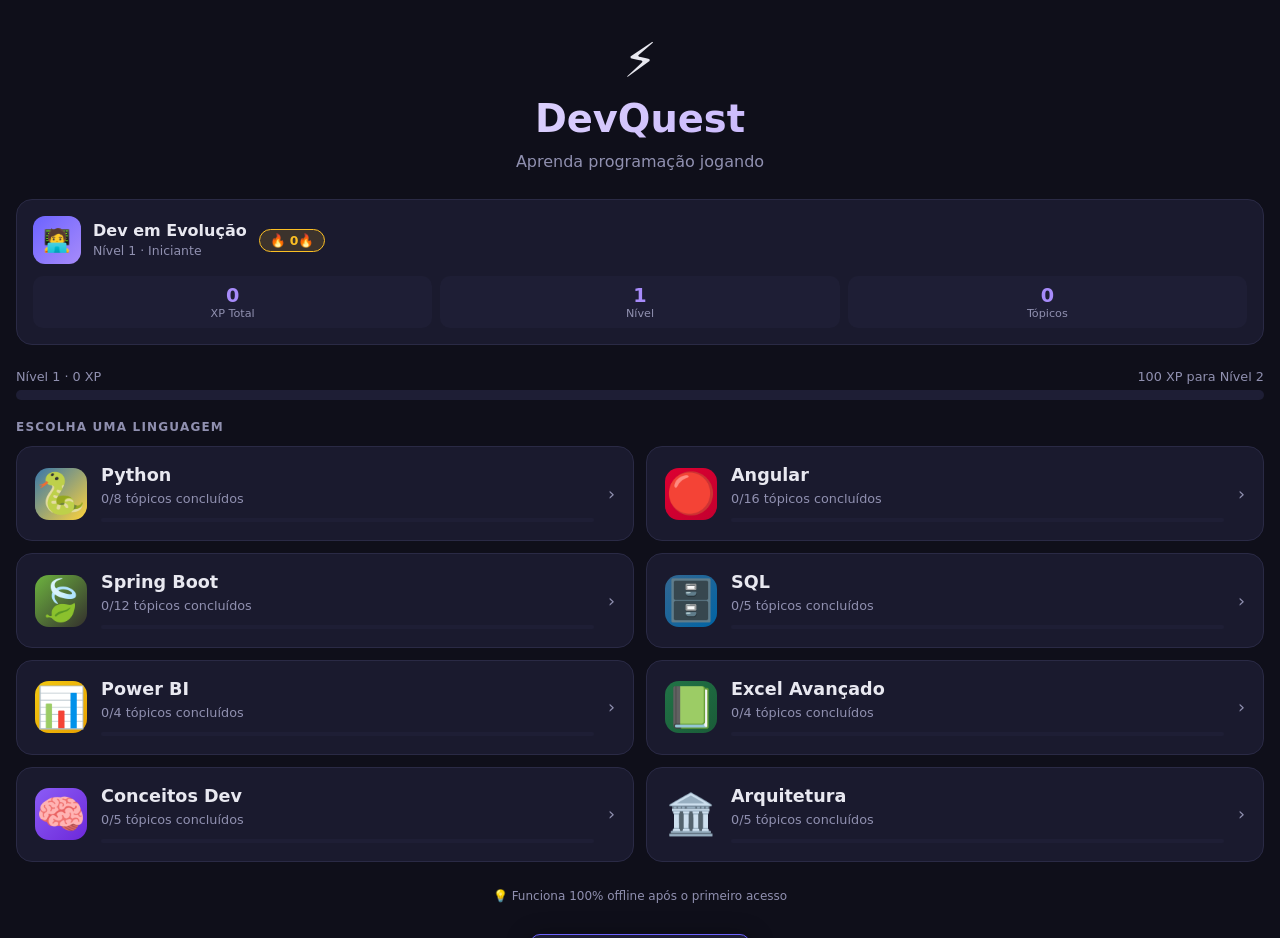
<file: index.html>
<!DOCTYPE html>
<html lang="pt-BR">
<head>
  <meta charset="UTF-8">
  <meta name="viewport" content="width=device-width, initial-scale=1, viewport-fit=cover">
  <meta name="theme-color" content="#6c63ff">
  <meta name="description" content="Aprenda Angular, Spring Boot e Python com quizzes interativos e exemplos práticos">
  <meta name="mobile-web-app-capable" content="yes">
  <meta name="apple-mobile-web-app-capable" content="yes">
  <meta name="apple-mobile-web-app-status-bar-style" content="black-translucent">
  <meta name="apple-mobile-web-app-title" content="DevQuest">
  <link rel="manifest" href="manifest.json">
  <title>DevQuest — Aprenda Programação</title>
  <link rel="stylesheet" href="style.css">
</head>
<body>

<!-- Offline badge -->
<div id="offline-badge" class="offline-badge">
  📴 Você está offline — conteúdo disponível localmente
</div>

<!-- Toast notification -->
<div id="toast" class="toast">
  <div class="toast-icon"></div>
  <div class="toast-text"></div>
  <div class="toast-sub"></div>
</div>

<div id="app">

  <!-- ══════════════════════════════════════
       HOME SCREEN
  ══════════════════════════════════════ -->
  <div id="screen-home" class="screen">

    <!-- Hero -->
    <div class="home-hero">
      <div class="home-logo">⚡</div>
      <h1>DevQuest</h1>
      <p>Aprenda programação jogando</p>
    </div>

    <!-- Install Banner -->
    <div id="install-banner" class="install-banner">
      <p>📲 <strong>Instale o app</strong> para usar offline no seu celular</p>
      <button class="btn-install" onclick="installApp()">Instalar</button>
      <button class="btn-dismiss" onclick="dismissInstall()">✕</button>
    </div>

    <!-- Player Card -->
    <div class="player-card">
      <div class="player-top">
        <div class="player-avatar">🧑‍💻</div>
        <div class="player-info">
          <h3>Dev em Evolução</h3>
          <small id="player-level">Nível 1 · Iniciante</small>
        </div>
        <div class="streak-badge">🔥 <span id="stat-streak">0</span></div>
      </div>
      <div class="player-stats">
        <div class="stat-box">
          <div class="val" id="stat-xp">0</div>
          <div class="lbl">XP Total</div>
        </div>
        <div class="stat-box">
          <div class="val" id="stat-level">1</div>
          <div class="lbl">Nível</div>
        </div>
        <div class="stat-box">
          <div class="val" id="stat-topics">0</div>
          <div class="lbl">Tópicos</div>
        </div>
      </div>
    </div>

    <!-- XP Bar -->
    <div class="xp-progress">
      <div class="xp-progress-label">
        <span id="xp-progress-label-left">Nível 1 · 0 XP</span>
        <span id="xp-progress-label-right">100 XP para Nível 2</span>
      </div>
      <div class="xp-progress-track">
        <div id="xp-progress-fill" class="xp-progress-fill" style="width:0%"></div>
      </div>
    </div>

    <!-- Language cards -->
    <div class="section-title">Escolha uma linguagem</div>
    <div id="lang-grid" class="lang-grid"></div>

    <!-- Footer tip -->
    <p style="text-align:center;color:var(--text2);font-size:.75rem;padding:0 16px 32px;">
      💡 Funciona 100% offline após o primeiro acesso
    </p>
  </div>

  <!-- ══════════════════════════════════════
       TOPICS SCREEN
  ══════════════════════════════════════ -->
  <div id="screen-topics" class="screen">
    <div class="header">
      <div class="header-inner">
        <button class="btn-back" onclick="renderHome()">‹</button>
        <div class="header-title">
          <span id="topics-lang-icon"></span> <span id="topics-lang-name"></span>
        </div>
        <div class="xp-bar-mini">
          <span id="mini-xp-text"></span>
          <div class="xp-track"><div id="mini-xp-fill" class="xp-fill" style="width:0%"></div></div>
        </div>
      </div>
    </div>
    <div id="topics-list" class="topics-list"></div>
  </div>

  <!-- ══════════════════════════════════════
       LESSON SCREEN
  ══════════════════════════════════════ -->
  <div id="screen-lesson" class="screen">
    <div class="header">
      <div class="header-inner">
        <button class="btn-back" onclick="showTopics(STATE.currentLang)">‹</button>
        <div class="header-title" id="lesson-title"></div>
        <span id="lesson-lang" style="font-size:.75rem;color:var(--text2);flex-shrink:0"></span>
      </div>
    </div>
    <div id="lesson-body" class="lesson-body container"></div>
  </div>

  <!-- ══════════════════════════════════════
       QUIZ SCREEN
  ══════════════════════════════════════ -->
  <div id="screen-quiz" class="screen">
    <div class="header">
      <div class="header-inner">
        <button class="btn-back" onclick="showLesson(STATE.currentLang, STATE.currentTopic)">‹</button>
        <div class="header-title" id="quiz-title">Quiz</div>
        <span id="quiz-score-text" style="font-size:.78rem;color:var(--green);flex-shrink:0;font-weight:600"></span>
      </div>
    </div>

    <div class="quiz-progress-wrap container">
      <div class="quiz-progress-info">
        <span id="question-num"></span>
        <span id="quiz-progress-text"></span>
      </div>
      <div class="quiz-track">
        <div id="quiz-fill" class="quiz-fill" style="width:0%"></div>
      </div>
    </div>

    <div class="quiz-body container">
      <div class="question-num" id="question-num"></div>
      <div class="question-text" id="question-text"></div>
      <div id="options-list" class="options-list"></div>
      <div id="feedback-box" class="feedback-box"></div>
      <button id="btn-next" class="btn-next" onclick="nextQuestion()">Próxima →</button>
    </div>
  </div>

  <!-- ══════════════════════════════════════
       RESULTS SCREEN
  ══════════════════════════════════════ -->
  <div id="screen-results" class="screen">
    <div class="header">
      <div class="header-inner">
        <div class="header-title">Resultado</div>
      </div>
    </div>

    <div class="results-body">
      <div id="results-trophy" class="results-trophy">🏆</div>
      <h2 id="results-title" class="results-title">Perfeito!</h2>
      <p id="results-score" class="results-score"></p>

      <div class="results-xp-gained">
        <div class="xp-num" id="results-xp-num">+0</div>
        <div class="xp-lbl">XP Ganho</div>
      </div>

      <div id="results-stars" class="results-stars"></div>

      <button class="btn-results primary" onclick="showTopics(STATE.currentLang)">
        Ver todos os tópicos
      </button>
      <button class="btn-results secondary" onclick="startQuiz()">
        🔄 Refazer quiz
      </button>
      <button class="btn-results secondary" onclick="renderHome()">
        🏠 Início
      </button>
    </div>
  </div>

</div><!-- #app -->

<!-- Data files base -->
<script src="data/python.js"></script>
<script src="data/angular.js"></script>
<script src="data/spring.js"></script>
<!-- Tópicos de mercado (devem vir depois dos base) -->
<script src="data/python-mercado.js"></script>
<script src="data/python-dados.js"></script>
<script src="data/python-fundamentos2.js"></script>
<script src="data/python-analise.js"></script>
<script src="data/python-pro.js"></script>
<script src="data/angular-mercado.js"></script>
<script src="data/spring-mercado.js"></script>
<!-- Full-stack tópicos avançados -->
<script src="data/angular-fullstack.js"></script>
<script src="data/angular-avancado.js"></script>
<script src="data/spring-fullstack.js"></script>
<script src="data/spring-avancado.js"></script>
<!-- Nível profissional Python -->
<script src="data/python-testes.js"></script>
<!-- Nova linguagem: Arquitetura -->
<script src="data/arquitetura.js"></script>
<!-- Novas linguagens/ferramentas -->
<script src="data/sql.js"></script>
<script src="data/powerbi.js"></script>
<script src="data/excel.js"></script>
<script src="data/git.js"></script>
<script src="data/conceitos.js"></script>
<!-- App logic -->
<script src="app.js"></script>

<script>
  // Update topics count on home
  document.addEventListener('DOMContentLoaded', () => {
    const orig = renderHome;
    renderHome = function() {
      orig();
      const total = Object.keys(STATE.completed).length;
      const el = document.getElementById('stat-topics');
      if (el) el.textContent = total;
    };
    renderHome();
  });
</script>
</body>
</html>
</file>
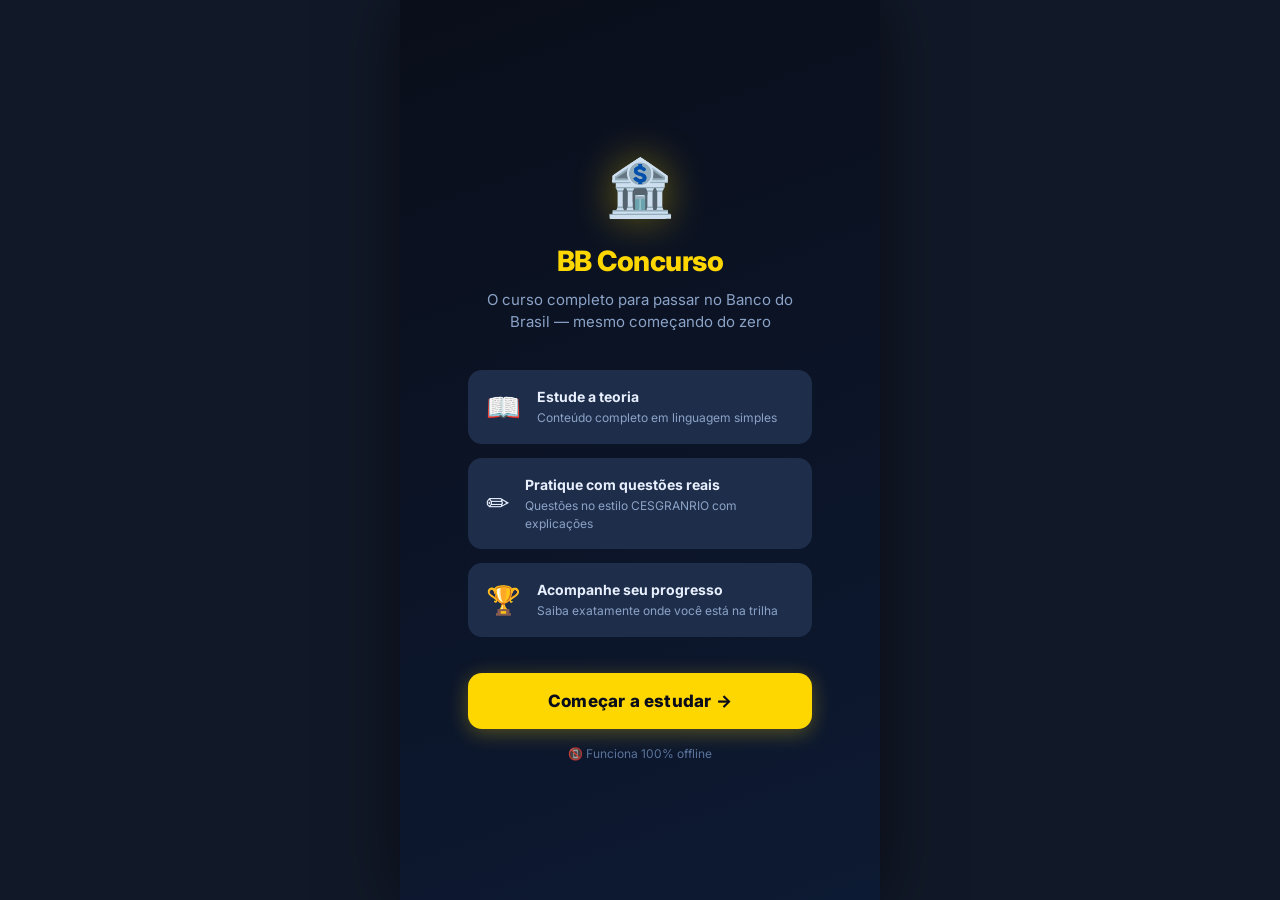
<file: concurso-bb/index.html>
<!DOCTYPE html>
<html lang="pt-BR">
<head>
  <meta charset="UTF-8" />
  <meta name="viewport" content="width=device-width, initial-scale=1.0, viewport-fit=cover" />
  <meta name="theme-color" content="#FFD700" />
  <meta name="description" content="Estude para o concurso do Banco do Brasil offline, com gamificação e quizzes." />
  <meta name="apple-mobile-web-app-capable" content="yes" />
  <meta name="apple-mobile-web-app-status-bar-style" content="black-translucent" />
  <meta name="apple-mobile-web-app-title" content="BB Concurso" />
  <title>BB Concurso</title>
  <link rel="manifest" href="manifest.json" />
  <link rel="icon" type="image/svg+xml" href="icons/icon.svg" />
  <link rel="preconnect" href="https://fonts.googleapis.com" />
  <link rel="preconnect" href="https://fonts.gstatic.com" crossorigin />
  <link href="https://fonts.googleapis.com/css2?family=Inter:wght@400;500;600;700;800&display=swap" rel="stylesheet" />
  <link rel="stylesheet" href="style.css?v=5" />
</head>
<body>

  <!-- Offline badge -->
  <div class="offline-badge" id="offlineBadge" aria-live="polite">
    <span class="offline-dot"></span>
    Modo Offline — Conteúdo disponível localmente
  </div>

  <!-- Toast notification -->
  <div class="toast" id="toast" role="status" aria-live="polite">
    <span class="toast-icon" id="toastIcon">🎉</span>
    <div class="toast-text">
      <div class="toast-msg" id="toastMsg"></div>
      <div class="toast-sub" id="toastSub"></div>
    </div>
  </div>

  <!-- ===== SCREEN: ONBOARDING ===== -->
  <section class="screen" id="screen-onboarding" role="region" aria-label="Boas-vindas">
    <div class="onboarding-body">
      <div class="ob-logo">🏦</div>
      <h1 class="ob-title">BB Concurso</h1>
      <p class="ob-sub">O curso completo para passar no Banco do Brasil — mesmo começando do zero</p>

      <div class="ob-steps">
        <div class="ob-step">
          <div class="ob-step-icon">📖</div>
          <div class="ob-step-info">
            <strong>Estude a teoria</strong>
            <span>Conteúdo completo em linguagem simples</span>
          </div>
        </div>
        <div class="ob-step">
          <div class="ob-step-icon">✏️</div>
          <div class="ob-step-info">
            <strong>Pratique com questões reais</strong>
            <span>Questões no estilo CESGRANRIO com explicações</span>
          </div>
        </div>
        <div class="ob-step">
          <div class="ob-step-icon">🏆</div>
          <div class="ob-step-info">
            <strong>Acompanhe seu progresso</strong>
            <span>Saiba exatamente onde você está na trilha</span>
          </div>
        </div>
      </div>

      <button class="btn-ob-start" onclick="finishOnboarding()">
        Começar a estudar →
      </button>
      <p class="ob-offline">📵 Funciona 100% offline</p>
    </div>
  </section>

  <!-- ===== SCREEN: HOME ===== -->
  <main class="screen active" id="screen-home" role="main">
    <div class="home-hero">
      <div class="hero-logo" aria-label="BB Concurso">🏦</div>
      <h1 class="hero-title">BB Concurso</h1>
      <p class="hero-sub">Sua preparação para o Banco do Brasil</p>
    </div>

    <div class="home-content" id="homeContent">
      <!-- Preenchido pelo JS -->
    </div>
  </main>

  <!-- ===== SCREEN: TOPICS ===== -->
  <section class="screen" id="screen-topics" role="region" aria-label="Tópicos">
    <header class="header" id="topicsHeader">
      <button class="btn-back" onclick="showScreen('home')" aria-label="Voltar para o início">
        <svg width="20" height="20" viewBox="0 0 24 24" fill="none" stroke="currentColor" stroke-width="2.5" stroke-linecap="round" stroke-linejoin="round"><polyline points="15 18 9 12 15 6"/></svg>
      </button>
      <div class="header-title" id="topicsTitle">Matéria</div>
      <div class="header-xp-mini">
        <span class="xp-mini-icon">⚡</span>
        <span id="headerXP">0</span>
      </div>
    </header>

    <div class="screen-body topics-body">
      <div class="subject-hero" id="topicsHero">
        <span class="subject-hero-icon" id="topicsHeroIcon">📚</span>
        <div class="subject-hero-info">
          <div class="subject-hero-name" id="topicsHeroName">Matéria</div>
          <div class="subject-hero-desc" id="topicsHeroDesc"></div>
        </div>
      </div>
      <div class="topics-list" id="topicsList" role="list">
        <!-- Rendered by JS -->
      </div>
    </div>
  </section>

  <!-- ===== SCREEN: LESSON ===== -->
  <section class="screen" id="screen-lesson" role="region" aria-label="Aula">
    <header class="header" id="lessonHeader">
      <button class="btn-back" id="lessonBackBtn" onclick="goBackFromLesson()" aria-label="Voltar para tópicos">
        <svg width="20" height="20" viewBox="0 0 24 24" fill="none" stroke="currentColor" stroke-width="2.5" stroke-linecap="round" stroke-linejoin="round"><polyline points="15 18 9 12 15 6"/></svg>
      </button>
      <div class="header-title" id="lessonTitle">Aula</div>
      <div class="header-xp-mini">
        <span class="xp-mini-icon">⚡</span>
        <span id="lessonHeaderXP">0</span>
      </div>
    </header>

    <div class="lesson-body screen-body" id="lessonBody">
      <!-- Rendered by JS -->
    </div>
  </section>

  <!-- ===== SCREEN: QUIZ ===== -->
  <section class="screen" id="screen-quiz" role="region" aria-label="Quiz">
    <header class="header quiz-header">
      <button class="btn-back" id="quizBackBtn" onclick="confirmLeaveQuiz()" aria-label="Sair do quiz">
        <svg width="20" height="20" viewBox="0 0 24 24" fill="none" stroke="currentColor" stroke-width="2.5" stroke-linecap="round" stroke-linejoin="round"><polyline points="15 18 9 12 15 6"/></svg>
      </button>
      <div class="header-title" id="quizTitle">Quiz</div>
      <div class="quiz-counter" id="quizCounter">1/5</div>
    </header>

    <div class="screen-body quiz-body">
      <div class="quiz-progress-wrap" role="progressbar" aria-label="Progresso do quiz" aria-valuemin="0" aria-valuemax="100" aria-valuenow="0">
        <div class="quiz-progress-bar" id="quizProgressBar"></div>
      </div>

      <div class="quiz-content">
        <p class="question-text" id="questionText">Pergunta...</p>

        <div class="options-list" id="optionsList" role="group" aria-label="Opções de resposta">
          <!-- Rendered by JS -->
        </div>

        <div class="feedback-box" id="feedbackBox" aria-live="polite">
          <div class="feedback-icon" id="feedbackIcon">✓</div>
          <div class="feedback-content">
            <div class="feedback-title" id="feedbackTitle">Correto!</div>
            <div class="feedback-explanation" id="feedbackExplanation"></div>
          </div>
        </div>

        <button class="btn-next" id="btnNext" onclick="nextQuestion()" aria-label="Próxima questão">
          Próxima questão →
        </button>
      </div>
    </div>
  </section>

  <!-- ===== SCREEN: RESULTS ===== -->
  <section class="screen" id="screen-results" role="region" aria-label="Resultado">
    <div class="results-body">
      <div class="results-trophy" id="resultsTrophy" aria-hidden="true">🏆</div>
      <h2 class="results-title" id="resultsTitle">Quiz Concluído!</h2>
      <div class="results-score-wrap">
        <div class="results-score" id="resultsScore">0/5</div>
        <div class="results-score-label">Respostas corretas</div>
      </div>
      <div class="results-stars" id="resultsStars" aria-label="Classificação">
        <!-- Stars rendered by JS -->
      </div>
      <div class="results-xp-gained" id="resultsXpGained">
        <span class="xp-gained-icon">⚡</span>
        <span id="resultsXpValue">+0 XP</span>
        <span class="xp-gained-label">ganhos</span>
      </div>

      <div class="results-actions">
        <button class="btn-primary" onclick="retryQuiz()" aria-label="Tentar novamente">
          🔄 Tentar Novamente
        </button>
        <button class="btn-secondary" onclick="backToTopics()" aria-label="Voltar à matéria">
          📚 Mais Tópicos
        </button>
        <button class="btn-outline" onclick="showScreen('home')" aria-label="Ir para o início">
          🏠 Início
        </button>
      </div>
    </div>
  </section>

  <!-- Scripts: data first, then app -->
  <script src="data/portugues.js"></script>
  <script src="data/matematica.js"></script>
  <script src="data/bancario.js"></script>
  <script src="data/informatica.js"></script>
  <script src="data/atualidades.js"></script>
  <script src="data/legislacao.js"></script>
  <script src="data/vendas.js"></script>
  <script src="data/videos.js"></script>
  <script src="app.js?v=5"></script>

  <script>
    if ('serviceWorker' in navigator) {
      navigator.serviceWorker.register('sw.js').then(reg => {
        console.log('SW registrado:', reg.scope);
      }).catch(err => {
        console.warn('SW falhou:', err);
      });
    }
  </script>
</body>
</html>
</file>
<file: style.css>
/* ============ RESET & BASE ============ */
*, *::before, *::after { box-sizing: border-box; margin: 0; padding: 0; }

:root {
  --bg: #0f0f1a;
  --bg2: #161628;
  --bg3: #1e1e35;
  --card: #1a1a2e;
  --border: #2a2a45;
  --text: #e8e8f0;
  --text2: #9090b0;
  --accent: #6c63ff;
  --accent2: #a78bfa;
  --green: #4ade80;
  --red: #f87171;
  --yellow: #fbbf24;
  --orange: #fb923c;
  --radius: 16px;
  --radius-sm: 10px;
  --shadow: 0 4px 24px rgba(0,0,0,.4);
  --font: 'Segoe UI', system-ui, -apple-system, sans-serif;
  --mono: 'Fira Code', 'Cascadia Code', 'Consolas', monospace;
}

html { font-size: 16px; scroll-behavior: smooth; }

body {
  font-family: var(--font);
  background: var(--bg);
  color: var(--text);
  min-height: 100vh;
  overflow-x: hidden;
  -webkit-tap-highlight-color: transparent;
}

/* ============ TYPOGRAPHY ============ */
h1, h2, h3, h4 { font-weight: 700; line-height: 1.2; }
p { line-height: 1.7; }
code {
  font-family: var(--mono);
  background: rgba(108,99,255,.15);
  color: var(--accent2);
  padding: 2px 6px;
  border-radius: 5px;
  font-size: .88em;
}
strong { color: #c4b5fd; }

/* ============ SCROLLBAR ============ */
::-webkit-scrollbar { width: 6px; }
::-webkit-scrollbar-track { background: var(--bg2); }
::-webkit-scrollbar-thumb { background: var(--border); border-radius: 3px; }

/* ============ LAYOUT ============ */
#app { min-height: 100vh; }

.screen {
  display: none;
  min-height: 100vh;
  padding-bottom: env(safe-area-inset-bottom, 20px);
}
.screen.active { display: flex; flex-direction: column; }

.container { width: 100%; max-width: 680px; margin: 0 auto; padding: 0 16px; }

/* ============ HEADER ============ */
.header {
  position: sticky;
  top: 0;
  z-index: 100;
  background: rgba(15,15,26,.92);
  backdrop-filter: blur(20px);
  -webkit-backdrop-filter: blur(20px);
  border-bottom: 1px solid var(--border);
  padding: 12px 16px;
}
.header-inner {
  max-width: 680px;
  margin: 0 auto;
  display: flex;
  align-items: center;
  gap: 12px;
}
.btn-back {
  background: var(--bg3);
  border: 1px solid var(--border);
  color: var(--text);
  width: 38px;
  height: 38px;
  border-radius: 10px;
  display: flex;
  align-items: center;
  justify-content: center;
  cursor: pointer;
  font-size: 1.1rem;
  flex-shrink: 0;
  transition: background .15s;
}
.btn-back:hover { background: var(--border); }
.header-title { font-size: 1.05rem; font-weight: 700; flex: 1; }

/* ============ XP BAR (header) ============ */
.xp-bar-mini {
  display: flex;
  align-items: center;
  gap: 8px;
  font-size: .8rem;
  color: var(--text2);
  flex-shrink: 0;
}
.xp-track {
  width: 60px;
  height: 6px;
  background: var(--bg3);
  border-radius: 3px;
  overflow: hidden;
}
.xp-fill {
  height: 100%;
  background: linear-gradient(90deg, var(--accent), var(--accent2));
  border-radius: 3px;
  transition: width .4s ease;
}

/* ============ HOME SCREEN ============ */
.home-hero {
  padding: 32px 16px 24px;
  text-align: center;
}
.home-logo { font-size: 3rem; margin-bottom: 8px; }
.home-hero h1 { font-size: 2rem; background: linear-gradient(135deg, #fff, var(--accent2)); -webkit-background-clip: text; -webkit-text-fill-color: transparent; background-clip: text; }
.home-hero p { color: var(--text2); margin-top: 6px; }

/* Player card */
.player-card {
  background: var(--card);
  border: 1px solid var(--border);
  border-radius: var(--radius);
  padding: 16px;
  margin: 0 16px 24px;
}
.player-top { display: flex; align-items: center; gap: 12px; margin-bottom: 12px; }
.player-avatar {
  width: 48px; height: 48px;
  border-radius: 12px;
  background: linear-gradient(135deg, var(--accent), var(--accent2));
  display: flex; align-items: center; justify-content: center;
  font-size: 1.4rem; flex-shrink: 0;
}
.player-info h3 { font-size: 1rem; }
.player-info small { color: var(--text2); font-size: .78rem; }
.player-stats { display: grid; grid-template-columns: repeat(3, 1fr); gap: 8px; }
.stat-box {
  background: var(--bg3);
  border-radius: 10px;
  padding: 8px;
  text-align: center;
}
.stat-box .val { font-size: 1.2rem; font-weight: 700; color: var(--accent2); }
.stat-box .lbl { font-size: .7rem; color: var(--text2); }

/* XP Progress */
.xp-progress { padding: 0 16px 20px; }
.xp-progress-label { display: flex; justify-content: space-between; font-size: .8rem; color: var(--text2); margin-bottom: 6px; }
.xp-progress-track { height: 10px; background: var(--bg3); border-radius: 5px; overflow: hidden; }
.xp-progress-fill { height: 100%; background: linear-gradient(90deg, var(--accent), var(--accent2)); border-radius: 5px; transition: width .5s ease; }

/* Language cards */
.section-title { font-size: .75rem; font-weight: 700; text-transform: uppercase; letter-spacing: .1em; color: var(--text2); padding: 0 16px; margin-bottom: 12px; }
.lang-grid { display: flex; flex-direction: column; gap: 12px; padding: 0 16px 24px; }
.lang-card {
  background: var(--card);
  border: 1px solid var(--border);
  border-radius: var(--radius);
  padding: 18px;
  cursor: pointer;
  transition: transform .18s, border-color .18s, box-shadow .18s;
  position: relative;
  overflow: hidden;
}
.lang-card::before {
  content: '';
  position: absolute;
  inset: 0;
  opacity: 0;
  transition: opacity .18s;
}
.lang-card:hover { transform: translateY(-2px); box-shadow: var(--shadow); }
.lang-card:hover::before { opacity: 1; }
.lang-card:active { transform: scale(.98); }

.lang-card-inner { display: flex; align-items: center; gap: 14px; position: relative; z-index: 1; }
.lang-icon { font-size: 2.2rem; width: 52px; height: 52px; border-radius: 14px; display: flex; align-items: center; justify-content: center; flex-shrink: 0; }
.lang-info { flex: 1; }
.lang-info h3 { font-size: 1.1rem; margin-bottom: 2px; }
.lang-info p { font-size: .8rem; color: var(--text2); }
.lang-progress-bar { height: 4px; background: var(--bg3); border-radius: 2px; margin-top: 8px; overflow: hidden; }
.lang-progress-fill { height: 100%; border-radius: 2px; transition: width .5s; }
.lang-arrow { color: var(--text2); font-size: 1.1rem; }

/* ============ TOPICS SCREEN ============ */
.topics-list { padding: 16px; display: flex; flex-direction: column; gap: 10px; }
.topic-item {
  background: var(--card);
  border: 1px solid var(--border);
  border-radius: var(--radius-sm);
  padding: 14px 16px;
  display: flex;
  align-items: center;
  gap: 12px;
  cursor: pointer;
  transition: transform .15s, border-color .15s;
}
.topic-item:hover { transform: translateX(4px); border-color: var(--accent); }
.topic-item:active { transform: scale(.98); }
.topic-icon { font-size: 1.4rem; width: 40px; height: 40px; border-radius: 10px; background: var(--bg3); display: flex; align-items: center; justify-content: center; flex-shrink: 0; }
.topic-info { flex: 1; }
.topic-info h4 { font-size: .95rem; margin-bottom: 2px; }
.topic-info small { font-size: .75rem; color: var(--text2); }
.topic-status { display: flex; flex-direction: column; align-items: flex-end; gap: 4px; }
.topic-xp { font-size: .75rem; color: var(--yellow); font-weight: 600; }
.topic-done { font-size: .75rem; color: var(--green); }
.topic-locked { font-size: .75rem; color: var(--text2); }

/* ============ LESSON SCREEN ============ */
.lesson-body { padding: 16px; flex: 1; overflow-y: auto; }

/* Barra de progresso lição → quiz */
.lesson-step-bar {
  display: flex;
  align-items: center;
  gap: 8px;
  margin-bottom: 20px;
  padding: 10px 14px;
  background: var(--card);
  border: 1px solid var(--border);
  border-radius: var(--radius);
  font-size: .82rem;
}
.lesson-step { color: var(--text2); font-weight: 500; }
.lesson-step.active { color: var(--accent); font-weight: 700; }
.lesson-step-arrow { color: var(--text2); opacity: .5; }

/* Rótulo de seção */
.lesson-section-label {
  font-size: .75rem;
  font-weight: 700;
  text-transform: uppercase;
  letter-spacing: .1em;
  color: var(--accent);
  margin: 20px 0 10px;
}

/* Teoria */
.lesson-theory {
  background: var(--card);
  border: 1px solid var(--border);
  border-left: 3px solid var(--accent);
  border-radius: var(--radius);
  padding: 18px;
  margin-bottom: 8px;
  line-height: 1.85;
  font-size: .9rem;
}
.lesson-theory strong { color: var(--accent); }

/* Blocos de exemplo */
.example-block {
  background: var(--card);
  border: 1px solid var(--border);
  border-radius: var(--radius);
  margin-bottom: 14px;
  overflow: hidden;
}
.example-header {
  display: flex;
  align-items: center;
  gap: 10px;
  padding: 12px 16px;
  border-bottom: 1px solid var(--border);
  background: var(--bg3);
}
.example-num {
  font-size: .7rem;
  font-weight: 700;
  text-transform: uppercase;
  letter-spacing: .08em;
  color: var(--accent);
  background: rgba(108,99,255,.15);
  padding: 2px 8px;
  border-radius: 4px;
  flex-shrink: 0;
}
.example-title {
  font-size: .88rem;
  font-weight: 600;
  color: var(--text1);
  line-height: 1.3;
}
.code-box {
  background: #0d0d1a;
  border-bottom: 1px solid var(--border);
  padding: 14px;
  overflow-x: auto;
  position: relative;
}
.code-label {
  font-size: .65rem;
  font-weight: 700;
  text-transform: uppercase;
  letter-spacing: .1em;
  color: #50fa7b;
  margin-bottom: 10px;
  opacity: .7;
}
.code-box pre {
  font-family: var(--mono);
  font-size: .78rem;
  line-height: 1.7;
  color: #c9d1d9;
  white-space: pre;
}
/* Syntax highlight colors */
.code-box .kw { color: #ff79c6; }
.code-box .fn { color: #50fa7b; }
.code-box .st { color: #f1fa8c; }
.code-box .cm { color: #6272a4; font-style: italic; }
.code-box .nb { color: #bd93f9; }
.copy-btn {
  position: absolute;
  top: 8px;
  right: 8px;
  background: var(--bg3);
  border: 1px solid var(--border);
  color: var(--text2);
  border-radius: 6px;
  padding: 4px 8px;
  font-size: .7rem;
  cursor: pointer;
  transition: all .15s;
}
.copy-btn:hover { background: var(--accent); color: #fff; border-color: var(--accent); }
.explanation-box {
  padding: 14px 16px;
  background: rgba(80,250,123,.06);
}
.explanation-label {
  font-size: .75rem;
  font-weight: 700;
  color: #50fa7b;
  margin-bottom: 6px;
  text-transform: uppercase;
  letter-spacing: .06em;
}
.explanation-text {
  font-size: .85rem;
  color: var(--text1);
  line-height: 1.7;
}

/* CTA do quiz */
.lesson-quiz-cta {
  margin-top: 24px;
  padding: 20px;
  background: var(--card);
  border: 1px solid var(--border);
  border-radius: var(--radius);
  text-align: center;
}
.lesson-quiz-cta p {
  font-size: .88rem;
  color: var(--text2);
  margin-bottom: 14px;
}

.btn-start-quiz {
  width: 100%;
  padding: 16px;
  background: linear-gradient(135deg, var(--accent), #8b5cf6);
  border: none;
  border-radius: var(--radius);
  color: #fff;
  font-size: 1rem;
  font-weight: 700;
  cursor: pointer;
  margin-top: 8px;
  transition: opacity .15s, transform .15s;
  letter-spacing: .03em;
}
.btn-start-quiz:hover { opacity: .9; transform: translateY(-1px); }
.btn-start-quiz:active { transform: scale(.98); }

/* ============ QUIZ SCREEN ============ */
.quiz-progress-wrap { padding: 12px 16px 0; }
.quiz-progress-info { display: flex; justify-content: space-between; align-items: center; margin-bottom: 6px; font-size: .8rem; color: var(--text2); }
.quiz-track { height: 6px; background: var(--bg3); border-radius: 3px; overflow: hidden; }
.quiz-fill { height: 100%; background: linear-gradient(90deg, var(--accent), var(--accent2)); border-radius: 3px; transition: width .35s ease; }

.quiz-body { padding: 16px; flex: 1; display: flex; flex-direction: column; }
.question-num { font-size: .75rem; color: var(--text2); text-transform: uppercase; letter-spacing: .08em; margin-bottom: 8px; }
.question-text {
  font-size: 1.05rem;
  font-weight: 600;
  line-height: 1.5;
  margin-bottom: 20px;
  min-height: 60px;
}

.options-list { display: flex; flex-direction: column; gap: 10px; margin-bottom: 16px; }
.option-btn {
  background: var(--card);
  border: 1.5px solid var(--border);
  border-radius: var(--radius-sm);
  padding: 14px 16px;
  color: var(--text);
  font-size: .9rem;
  text-align: left;
  cursor: pointer;
  transition: all .18s;
  display: flex;
  align-items: center;
  gap: 10px;
  line-height: 1.4;
}
.option-btn:hover:not(:disabled) { border-color: var(--accent); background: rgba(108,99,255,.1); }
.option-btn:active:not(:disabled) { transform: scale(.98); }
.option-btn.correct { border-color: var(--green); background: rgba(74,222,128,.12); color: var(--green); }
.option-btn.wrong { border-color: var(--red); background: rgba(248,113,113,.12); color: var(--red); }
.option-btn.reveal { border-color: var(--green); background: rgba(74,222,128,.08); }
.option-btn:disabled { cursor: default; }
.option-letter {
  width: 26px; height: 26px;
  border-radius: 7px;
  background: var(--bg3);
  display: flex; align-items: center; justify-content: center;
  font-size: .75rem;
  font-weight: 700;
  flex-shrink: 0;
  transition: all .18s;
}
.option-btn.correct .option-letter { background: var(--green); color: #0f0f1a; }
.option-btn.wrong .option-letter { background: var(--red); color: #0f0f1a; }

.feedback-box {
  background: var(--bg3);
  border-radius: var(--radius-sm);
  padding: 14px 16px;
  font-size: .87rem;
  margin-bottom: 14px;
  display: none;
  border-left: 4px solid var(--border);
  animation: slideUp .2s ease;
  line-height: 1.65;
}
.feedback-box.show { display: block; }
.feedback-box.correct { border-color: var(--green); background: rgba(80,250,123,.08); }
.feedback-box.wrong { border-color: var(--red); background: rgba(255,85,85,.08); }
.feedback-header {
  font-weight: 700;
  margin-bottom: 8px;
  display: flex;
  align-items: center;
  gap: 6px;
  font-size: .9rem;
}
.feedback-box.correct .feedback-header { color: var(--green); }
.feedback-box.wrong .feedback-header { color: var(--red); }
.feedback-explain-label {
  font-size: .72rem;
  font-weight: 700;
  text-transform: uppercase;
  letter-spacing: .07em;
  color: var(--text2);
  margin-bottom: 4px;
}

@keyframes slideUp { from { opacity: 0; transform: translateY(8px); } to { opacity: 1; transform: translateY(0); } }

.btn-next {
  width: 100%;
  padding: 14px;
  background: var(--accent);
  border: none;
  border-radius: var(--radius-sm);
  color: #fff;
  font-size: .95rem;
  font-weight: 700;
  cursor: pointer;
  transition: opacity .15s, transform .15s;
  display: none;
}
.btn-next.show { display: block; animation: slideUp .2s ease; }
.btn-next:hover { opacity: .9; }
.btn-next:active { transform: scale(.98); }

/* ============ RESULTS SCREEN ============ */
.results-body { flex: 1; display: flex; flex-direction: column; align-items: center; justify-content: center; padding: 24px 16px; text-align: center; }
.results-trophy { font-size: 4rem; margin-bottom: 8px; animation: bounceIn .5s ease; }
@keyframes bounceIn { 0% { transform: scale(0); } 70% { transform: scale(1.1); } 100% { transform: scale(1); } }
.results-title { font-size: 1.6rem; font-weight: 800; margin-bottom: 6px; }
.results-score { font-size: 1rem; color: var(--text2); margin-bottom: 24px; }
.results-xp-gained {
  background: linear-gradient(135deg, rgba(108,99,255,.2), rgba(167,139,250,.1));
  border: 1px solid var(--accent);
  border-radius: var(--radius);
  padding: 16px 32px;
  margin-bottom: 24px;
}
.results-xp-gained .xp-num { font-size: 2.5rem; font-weight: 800; color: var(--accent2); }
.results-xp-gained .xp-lbl { font-size: .85rem; color: var(--text2); }
.results-stars { font-size: 2rem; margin-bottom: 20px; letter-spacing: 4px; }
.btn-results {
  width: 100%;
  max-width: 320px;
  padding: 14px;
  border-radius: var(--radius-sm);
  font-size: .95rem;
  font-weight: 700;
  cursor: pointer;
  transition: all .15s;
  margin-bottom: 10px;
}
.btn-results.primary { background: var(--accent); border: none; color: #fff; }
.btn-results.secondary { background: transparent; border: 1.5px solid var(--border); color: var(--text); }
.btn-results:hover { opacity: .85; transform: translateY(-1px); }

/* ============ ACHIEVEMENTS TOAST ============ */
.toast {
  position: fixed;
  bottom: calc(env(safe-area-inset-bottom, 0px) + 16px);
  left: 50%;
  transform: translateX(-50%) translateY(80px);
  background: var(--bg3);
  border: 1px solid var(--accent);
  border-radius: var(--radius-sm);
  padding: 12px 20px;
  font-size: .85rem;
  z-index: 1000;
  text-align: center;
  transition: transform .3s ease;
  min-width: 220px;
  box-shadow: var(--shadow);
  pointer-events: none;
}
.toast.show { transform: translateX(-50%) translateY(0); }
.toast-icon { font-size: 1.4rem; margin-bottom: 4px; }
.toast-text { font-weight: 600; color: var(--accent2); }
.toast-sub { font-size: .75rem; color: var(--text2); }

/* ============ STREAK BADGE ============ */
.streak-badge {
  display: inline-flex;
  align-items: center;
  gap: 4px;
  background: rgba(251,191,36,.15);
  border: 1px solid var(--yellow);
  border-radius: 20px;
  padding: 3px 10px;
  font-size: .78rem;
  color: var(--yellow);
  font-weight: 600;
}

/* ============ LEVEL PILL ============ */
.level-pill {
  display: inline-flex;
  align-items: center;
  gap: 6px;
  background: rgba(108,99,255,.15);
  border: 1px solid var(--accent);
  border-radius: 20px;
  padding: 4px 12px;
  font-size: .8rem;
  color: var(--accent2);
  font-weight: 600;
}

/* ============ OFFLINE BADGE ============ */
.offline-badge {
  position: fixed;
  top: 0;
  left: 0;
  right: 0;
  background: var(--orange);
  color: #000;
  text-align: center;
  padding: 6px;
  font-size: .78rem;
  font-weight: 700;
  z-index: 200;
  display: none;
}
.offline-badge.show { display: block; }

/* ============ INSTALL BANNER ============ */
.install-banner {
  background: linear-gradient(135deg, rgba(108,99,255,.2), rgba(167,139,250,.1));
  border: 1px solid var(--accent);
  border-radius: var(--radius);
  padding: 14px 16px;
  margin: 0 16px 16px;
  display: none;
  align-items: center;
  gap: 12px;
}
.install-banner.show { display: flex; }
.install-banner p { flex: 1; font-size: .83rem; }
.install-banner p strong { color: var(--accent2); }
.btn-install {
  background: var(--accent);
  border: none;
  border-radius: 8px;
  color: #fff;
  padding: 8px 14px;
  font-size: .8rem;
  font-weight: 700;
  cursor: pointer;
  flex-shrink: 0;
  white-space: nowrap;
}
.btn-dismiss { background: none; border: none; color: var(--text2); font-size: 1.1rem; cursor: pointer; }

/* ============ SCROLLABLE TABS (topics filter) ============ */
.topic-tabs {
  display: flex;
  gap: 8px;
  padding: 12px 16px;
  overflow-x: auto;
  scrollbar-width: none;
}
.topic-tabs::-webkit-scrollbar { display: none; }
.tab-btn {
  flex-shrink: 0;
  padding: 6px 14px;
  border-radius: 20px;
  background: var(--bg3);
  border: 1px solid var(--border);
  color: var(--text2);
  font-size: .8rem;
  cursor: pointer;
  transition: all .15s;
}
.tab-btn.active { background: var(--accent); border-color: var(--accent); color: #fff; }

/* ============ ANIMATIONS ============ */
.fade-in { animation: fadeIn .25s ease; }
@keyframes fadeIn { from { opacity: 0; transform: translateY(6px); } to { opacity: 1; transform: translateY(0); } }

.pulse { animation: pulse 2s infinite; }
@keyframes pulse { 0%, 100% { opacity: 1; } 50% { opacity: .6; } }

/* ============ RESPONSIVE ============ */
@media (min-width: 480px) {
  .home-hero h1 { font-size: 2.4rem; }
  .lang-icon { font-size: 2.5rem; }
  .code-box pre { font-size: .82rem; }
}

@media (min-width: 680px) {
  .lang-grid { display: grid; grid-template-columns: 1fr 1fr; }
}

/* ============ DARK MODE SAFE ============ */
@media (prefers-color-scheme: dark) {
  /* already dark by default */
}

/* ============ REDUCED MOTION ============ */
@media (prefers-reduced-motion: reduce) {
  *, *::before, *::after { animation-duration: .01ms !important; transition-duration: .01ms !important; }
}
</file>
<file: concurso-bb/style.css>
/* ============================================================
   BB Concurso — Style Sheet
   Dark theme, mobile-first, BB gold/blue palette
   ============================================================ */

/* ── CSS Variables ── */
:root {
  --bg: #0a0e1a;
  --bg2: #111827;
  --bg3: #1a2035;
  --card: #1e2d4a;
  --border: #2a3d5a;
  --text1: #e8f0fe;
  --text2: #8ba3c7;
  --text3: #5a739a;
  --accent: #FFD700;
  --accent2: #0066CC;
  --surface: #1e2d4a;
  --accent-dim: rgba(255, 215, 0, 0.15);
  --accent2-dim: rgba(0, 102, 204, 0.2);
  --green: #22c55e;
  --green-dim: rgba(34, 197, 94, 0.15);
  --red: #ef4444;
  --red-dim: rgba(239, 68, 68, 0.15);
  --orange: #f97316;
  --radius: 14px;
  --radius-sm: 10px;
  --radius-xs: 7px;
  --mono: 'Courier New', 'Courier', monospace;
  --shadow: 0 4px 24px rgba(0, 0, 0, 0.35);
  --shadow-sm: 0 2px 12px rgba(0, 0, 0, 0.25);
  --header-h: 60px;
  --safe-top: env(safe-area-inset-top, 0px);
  --safe-bottom: env(safe-area-inset-bottom, 0px);
}

/* ── Reset & Base ── */
*, *::before, *::after {
  box-sizing: border-box;
  margin: 0;
  padding: 0;
  -webkit-tap-highlight-color: transparent;
}

html {
  font-size: 16px;
  -webkit-text-size-adjust: 100%;
  height: 100%;
}

body {
  background: var(--bg);
  color: var(--text1);
  font-family: 'Inter', system-ui, -apple-system, BlinkMacSystemFont, 'Segoe UI', sans-serif;
  line-height: 1.5;
  height: 100%;
  -webkit-font-smoothing: antialiased;
  -moz-osx-font-smoothing: grayscale;
}

button {
  font-family: inherit;
  cursor: pointer;
  border: none;
  background: none;
  color: inherit;
}

a { color: var(--accent2); text-decoration: none; }
img, svg { display: block; }
h1, h2, h3, h4 { line-height: 1.2; }

/* ── Screen System ── */
.screen {
  position: fixed;
  top: 0;
  left: 0;
  right: 0;
  bottom: 0;
  display: none;
  flex-direction: column;
  background: var(--bg);
}
.screen.active {
  display: flex;
}
.screen-body {
  flex: 1;
  overflow-y: scroll;
  -webkit-overflow-scrolling: touch;
  overscroll-behavior-y: contain;
  min-height: 0;
}
/* Home screen scrolls as a whole (no screen-body wrapper) */
#screen-home {
  overflow-y: scroll;
  -webkit-overflow-scrolling: touch;
  overscroll-behavior-y: contain;
}
/* Prevent flex from squishing children — allow overflow so scroll works */
.home-hero,
.home-content {
  flex-shrink: 0;
}

/* ── Offline Badge ── */
.offline-badge {
  display: none;
  align-items: center;
  gap: 8px;
  position: fixed;
  top: 0;
  left: 0;
  right: 0;
  z-index: 9999;
  background: linear-gradient(90deg, #1a1000, #2a1800);
  border-bottom: 1px solid rgba(255, 165, 0, 0.4);
  color: #ffb347;
  font-size: 0.72rem;
  font-weight: 600;
  padding: 6px 16px;
  padding-top: calc(6px + var(--safe-top));
  text-align: center;
  justify-content: center;
}
.offline-badge.visible {
  display: flex;
}
.offline-dot {
  width: 7px;
  height: 7px;
  border-radius: 50%;
  background: #ffb347;
  flex-shrink: 0;
  animation: pulse-dot 2s ease-in-out infinite;
}
@keyframes pulse-dot {
  0%, 100% { opacity: 1; transform: scale(1); }
  50% { opacity: 0.5; transform: scale(0.7); }
}

/* ── Toast ── */
.toast {
  position: fixed;
  bottom: calc(24px + var(--safe-bottom));
  left: 50%;
  transform: translateX(-50%) translateY(100px);
  z-index: 9998;
  background: var(--bg3);
  border: 1px solid var(--border);
  border-left: 4px solid var(--accent);
  border-radius: var(--radius-sm);
  padding: 12px 18px;
  display: flex;
  align-items: center;
  gap: 12px;
  min-width: 240px;
  max-width: calc(100vw - 40px);
  box-shadow: var(--shadow);
  transition: transform 0.35s cubic-bezier(0.34, 1.56, 0.64, 1), opacity 0.3s;
  opacity: 0;
  pointer-events: none;
}
.toast.show {
  transform: translateX(-50%) translateY(0);
  opacity: 1;
  pointer-events: auto;
}
.toast-icon {
  font-size: 1.4rem;
  flex-shrink: 0;
}
.toast-text { flex: 1; }
.toast-msg {
  font-size: 0.875rem;
  font-weight: 700;
  color: var(--text1);
}
.toast-sub {
  font-size: 0.75rem;
  color: var(--text2);
  margin-top: 2px;
}

/* ============================================================
   HOME SCREEN
   ============================================================ */

/* Hero */
.home-hero {
  background: linear-gradient(160deg, #0a1628 0%, #0d1f3c 40%, #001a4d 70%, #000d26 100%);
  padding: calc(48px + var(--safe-top)) 24px 40px;
  text-align: center;
  position: relative;
  overflow: hidden;
}
.home-hero::before {
  content: '';
  position: absolute;
  inset: 0;
  background:
    radial-gradient(ellipse 80% 60% at 50% 0%, rgba(255, 215, 0, 0.08) 0%, transparent 70%),
    radial-gradient(ellipse 60% 40% at 20% 100%, rgba(0, 102, 204, 0.15) 0%, transparent 60%);
  pointer-events: none;
}
.home-hero::after {
  content: '';
  position: absolute;
  bottom: 0;
  left: 0;
  right: 0;
  height: 2px;
  background: linear-gradient(90deg, transparent, var(--accent), var(--accent2), var(--accent), transparent);
  opacity: 0.6;
}
.hero-logo {
  font-size: 4rem;
  margin-bottom: 12px;
  filter: drop-shadow(0 0 24px rgba(255, 215, 0, 0.4));
  position: relative;
  z-index: 1;
  animation: hero-float 3s ease-in-out infinite;
}
@keyframes hero-float {
  0%, 100% { transform: translateY(0); }
  50% { transform: translateY(-6px); }
}
.hero-title {
  font-size: 1.9rem;
  font-weight: 800;
  background: linear-gradient(135deg, #FFD700, #FFF176, #FFD700);
  -webkit-background-clip: text;
  -webkit-text-fill-color: transparent;
  background-clip: text;
  position: relative;
  z-index: 1;
  letter-spacing: -0.5px;
}
.hero-sub {
  font-size: 0.875rem;
  color: var(--text2);
  margin-top: 6px;
  position: relative;
  z-index: 1;
}

/* Home content container */
.home-content {
  padding: 20px 16px;
  padding-bottom: calc(24px + var(--safe-bottom));
  max-width: 600px;
  margin: 0 auto;
  width: 100%;
}

/* Player card */
.player-card {
  background: var(--card);
  border: 1px solid var(--border);
  border-radius: var(--radius);
  padding: 16px;
  margin-bottom: 16px;
  display: flex;
  align-items: center;
  gap: 14px;
  box-shadow: var(--shadow-sm);
  position: relative;
  overflow: hidden;
}
.player-card::before {
  content: '';
  position: absolute;
  top: 0;
  left: 0;
  right: 0;
  height: 3px;
  background: linear-gradient(90deg, var(--accent), var(--accent2));
}
.player-avatar {
  font-size: 2.4rem;
  width: 54px;
  height: 54px;
  display: flex;
  align-items: center;
  justify-content: center;
  background: var(--bg3);
  border-radius: 50%;
  border: 2px solid var(--border);
  flex-shrink: 0;
}
.player-info { flex: 1; min-width: 0; }
.player-level {
  font-size: 0.75rem;
  font-weight: 700;
  color: var(--accent);
  text-transform: uppercase;
  letter-spacing: 0.08em;
  margin-bottom: 8px;
}
.player-stats {
  display: flex;
  align-items: center;
  gap: 0;
}
.stat-item {
  flex: 1;
  text-align: center;
}
.stat-value {
  font-size: 1.15rem;
  font-weight: 800;
  color: var(--text1);
  line-height: 1;
}
.stat-label {
  font-size: 0.65rem;
  color: var(--text2);
  margin-top: 3px;
  text-transform: uppercase;
  letter-spacing: 0.05em;
}
.stat-divider {
  width: 1px;
  height: 28px;
  background: var(--border);
  flex-shrink: 0;
}

/* XP Progress */
.xp-progress-wrap {
  margin-bottom: 24px;
}
.xp-progress-labels {
  display: flex;
  justify-content: space-between;
  align-items: center;
  margin-bottom: 6px;
}
.xp-progress-labels span:first-child {
  font-size: 0.75rem;
  color: var(--text2);
}
.xp-progress-labels span:last-child {
  font-size: 0.75rem;
  font-weight: 700;
  color: var(--accent);
}
.xp-progress {
  height: 10px;
  background: var(--bg3);
  border-radius: 20px;
  overflow: hidden;
  border: 1px solid var(--border);
}
.xp-progress-bar {
  height: 100%;
  background: linear-gradient(90deg, var(--accent2), var(--accent));
  border-radius: 20px;
  width: 0%;
  transition: width 0.7s cubic-bezier(0.34, 1.56, 0.64, 1);
  position: relative;
}
.xp-progress-bar::after {
  content: '';
  position: absolute;
  top: 0;
  right: 0;
  width: 40px;
  height: 100%;
  background: linear-gradient(90deg, transparent, rgba(255,255,255,0.3));
  border-radius: 0 20px 20px 0;
  animation: xp-shimmer 2s ease-in-out infinite;
}
@keyframes xp-shimmer {
  0%, 100% { opacity: 0; }
  50% { opacity: 1; }
}

/* Subjects section */
.section-title {
  font-size: 1rem;
  font-weight: 700;
  color: var(--text2);
  text-transform: uppercase;
  letter-spacing: 0.08em;
  margin-bottom: 14px;
}

/* Subject grid */
.subject-grid {
  display: grid;
  grid-template-columns: repeat(2, 1fr);
  gap: 12px;
  margin-bottom: 24px;
}

/* Subject card */
.subject-card {
  background: var(--card);
  border: 1px solid var(--border);
  border-radius: var(--radius);
  padding: 16px 14px;
  cursor: pointer;
  transition: transform 0.2s ease, box-shadow 0.2s ease, border-color 0.2s ease;
  position: relative;
  overflow: hidden;
  display: flex;
  flex-direction: column;
  gap: 8px;
  -webkit-user-select: none;
  user-select: none;
}
.subject-card::before {
  content: '';
  position: absolute;
  top: 0;
  left: 0;
  right: 0;
  height: 3px;
  border-radius: var(--radius) var(--radius) 0 0;
  background: var(--subject-color, var(--accent));
  transition: height 0.2s;
}
.subject-card:hover,
.subject-card:focus-visible {
  transform: translateY(-3px);
  box-shadow: 0 8px 28px rgba(0, 0, 0, 0.45);
  border-color: var(--subject-color, var(--accent));
  outline: none;
}
.subject-card:active {
  transform: translateY(-1px);
}
.subject-icon {
  font-size: 2rem;
  line-height: 1;
}
.subject-name {
  font-size: 0.85rem;
  font-weight: 700;
  color: var(--text1);
  line-height: 1.3;
}
.subject-meta {
  display: flex;
  align-items: center;
  justify-content: space-between;
  margin-top: auto;
}
.subject-count {
  font-size: 0.7rem;
  color: var(--text2);
}
.subject-progress-ring {
  width: 28px;
  height: 28px;
  flex-shrink: 0;
}
.subject-progress-ring circle {
  fill: none;
  stroke-width: 3;
  stroke-linecap: round;
}
.ring-bg { stroke: var(--border); }
.ring-fill {
  stroke: var(--subject-color, var(--accent));
  stroke-dasharray: 75.4;
  stroke-dashoffset: 75.4;
  transition: stroke-dashoffset 0.8s cubic-bezier(0.34, 1.56, 0.64, 1);
  transform: rotate(-90deg);
  transform-origin: center;
}

/* Home footer */
.home-footer {
  text-align: center;
  padding-top: 8px;
}
.footer-tip {
  display: flex;
  align-items: center;
  justify-content: center;
  gap: 8px;
  font-size: 0.75rem;
  color: var(--text3);
  background: var(--bg2);
  border: 1px solid var(--border);
  border-radius: var(--radius-sm);
  padding: 10px 14px;
  margin-bottom: 12px;
}
.footer-tip-icon { font-size: 1rem; }
.footer-copy {
  font-size: 0.7rem;
  color: var(--text3);
}

/* ============================================================
   HEADER (shared by topics, lesson, quiz)
   ============================================================ */
.header {
  position: sticky;
  top: 0;
  z-index: 100;
  display: flex;
  align-items: center;
  gap: 10px;
  padding: calc(10px + var(--safe-top)) 16px 10px;
  height: calc(var(--header-h) + var(--safe-top));
  background: rgba(10, 14, 26, 0.85);
  backdrop-filter: blur(20px) saturate(1.4);
  -webkit-backdrop-filter: blur(20px) saturate(1.4);
  border-bottom: 1px solid var(--border);
}
.btn-back {
  width: 36px;
  height: 36px;
  border-radius: var(--radius-xs);
  background: var(--bg3);
  border: 1px solid var(--border);
  color: var(--text1);
  display: flex;
  align-items: center;
  justify-content: center;
  flex-shrink: 0;
  transition: background 0.15s, transform 0.15s;
}
.btn-back:hover { background: var(--card); }
.btn-back:active { transform: scale(0.93); }
.header-title {
  flex: 1;
  font-size: 0.95rem;
  font-weight: 700;
  color: var(--text1);
  white-space: nowrap;
  overflow: hidden;
  text-overflow: ellipsis;
}
.header-xp-mini {
  display: flex;
  align-items: center;
  gap: 4px;
  background: var(--accent-dim);
  border: 1px solid rgba(255, 215, 0, 0.25);
  border-radius: 20px;
  padding: 4px 10px;
  flex-shrink: 0;
}
.xp-mini-icon { font-size: 0.8rem; }
.header-xp-mini span:last-child {
  font-size: 0.8rem;
  font-weight: 700;
  color: var(--accent);
}

/* ============================================================
   TOPICS SCREEN
   ============================================================ */
.topics-body {
  padding-bottom: calc(24px + var(--safe-bottom));
}
.subject-hero {
  display: flex;
  align-items: center;
  gap: 14px;
  padding: 20px 16px 16px;
  border-bottom: 1px solid var(--border);
}
.subject-hero-icon {
  font-size: 2.5rem;
  width: 60px;
  height: 60px;
  display: flex;
  align-items: center;
  justify-content: center;
  background: var(--bg3);
  border-radius: var(--radius-sm);
  border: 1px solid var(--border);
  flex-shrink: 0;
}
.subject-hero-name {
  font-size: 1.15rem;
  font-weight: 800;
  color: var(--text1);
}
.subject-hero-desc {
  font-size: 0.8rem;
  color: var(--text2);
  margin-top: 4px;
}

.topics-list {
  padding: 12px 16px;
  display: flex;
  flex-direction: column;
  gap: 10px;
}
.topic-item {
  display: flex;
  align-items: center;
  gap: 12px;
  background: var(--card);
  border: 1px solid var(--border);
  border-radius: var(--radius-sm);
  padding: 14px;
  cursor: pointer;
  transition: transform 0.15s, box-shadow 0.15s, border-color 0.15s;
  -webkit-user-select: none;
  user-select: none;
}
.topic-item:hover,
.topic-item:focus-visible {
  transform: translateX(3px);
  box-shadow: var(--shadow-sm);
  border-color: var(--accent2);
  outline: none;
}
.topic-item:active { transform: translateX(1px); }
.topic-item.done {
  border-color: rgba(34, 197, 94, 0.35);
  background: rgba(34, 197, 94, 0.04);
}
.topic-icon-wrap {
  width: 42px;
  height: 42px;
  border-radius: var(--radius-xs);
  background: var(--bg3);
  border: 1px solid var(--border);
  display: flex;
  align-items: center;
  justify-content: center;
  font-size: 1.3rem;
  flex-shrink: 0;
}
.topic-info { flex: 1; min-width: 0; }
.topic-title {
  font-size: 0.9rem;
  font-weight: 600;
  color: var(--text1);
  white-space: nowrap;
  overflow: hidden;
  text-overflow: ellipsis;
}
.topic-sub {
  font-size: 0.72rem;
  color: var(--text2);
  margin-top: 3px;
}
.topic-right {
  display: flex;
  flex-direction: column;
  align-items: flex-end;
  gap: 4px;
  flex-shrink: 0;
}
.topic-xp-badge {
  font-size: 0.7rem;
  font-weight: 700;
  color: var(--accent);
  background: var(--accent-dim);
  border: 1px solid rgba(255, 215, 0, 0.2);
  border-radius: 20px;
  padding: 2px 8px;
}
.topic-done-badge {
  font-size: 0.75rem;
  font-weight: 700;
  color: var(--green);
  background: var(--green-dim);
  border-radius: 20px;
  padding: 2px 8px;
}

/* ============================================================
   LESSON SCREEN
   ============================================================ */
.lesson-body {
  padding: 0 16px 32px;
  padding-bottom: calc(32px + var(--safe-bottom));
}

/* Step bar */
.lesson-step-bar {
  display: flex;
  align-items: center;
  gap: 6px;
  padding: 16px 0 20px;
}
.step-node {
  display: flex;
  align-items: center;
  justify-content: center;
  width: 28px;
  height: 28px;
  border-radius: 50%;
  font-size: 0.7rem;
  font-weight: 700;
  flex-shrink: 0;
}
.step-node.active {
  background: var(--accent);
  color: #000;
}
.step-node.done {
  background: var(--green);
  color: #fff;
}
.step-node.pending {
  background: var(--bg3);
  border: 1px solid var(--border);
  color: var(--text3);
}
.step-connector {
  flex: 1;
  height: 2px;
  background: var(--border);
  border-radius: 2px;
}

/* Section label */
.lesson-section-label {
  font-size: 0.68rem;
  font-weight: 800;
  text-transform: uppercase;
  letter-spacing: 0.1em;
  color: var(--accent2);
  margin-bottom: 10px;
  display: flex;
  align-items: center;
  gap: 8px;
}
.lesson-section-label::before {
  content: '';
  display: block;
  width: 20px;
  height: 2px;
  background: var(--accent2);
  border-radius: 2px;
}

/* Theory block */
.lesson-theory {
  color: var(--text1);
  font-size: 15px;
  line-height: 1.8;
  margin-bottom: 24px;
}
.lesson-theory h3 {
  font-size: 15px;
  font-weight: 800;
  color: var(--accent);
  margin: 22px 0 10px;
  display: flex;
  align-items: center;
  gap: 6px;
}
.lesson-theory h3::before {
  content: '';
  display: inline-block;
  width: 3px;
  height: 16px;
  background: var(--accent);
  border-radius: 2px;
  flex-shrink: 0;
}
.lesson-theory ul, .lesson-theory ol {
  padding-left: 20px;
  margin: 8px 0 16px;
}
.lesson-theory li {
  margin-bottom: 8px;
  line-height: 1.7;
}
.lesson-theory strong { color: var(--text1); font-weight: 700; }
.lesson-theory em { color: var(--text2); font-style: normal; }
.lesson-theory p { margin-bottom: 14px; }
.lesson-theory pre {
  font-family: 'Inter', system-ui, sans-serif;
  font-size: 14px;
  line-height: 1.75;
  white-space: pre-wrap;
  word-break: break-word;
  background: rgba(255,255,255,0.04);
  border: 1px solid var(--border);
  border-radius: 10px;
  padding: 14px;
  margin: 12px 0;
}

/* Example block — LEGACY (kept for compatibility) */
.example-block {
  display: none;
}

/* ── Example Card (new didactic style) ── */
.example-card {
  background: var(--surface);
  border: 1px solid var(--border);
  border-radius: var(--radius-sm);
  overflow: hidden;
  margin-bottom: 16px;
}
.example-header {
  display: none;
  align-items: center;
  justify-content: space-between;
  padding: 10px 14px;
  background: var(--bg3);
  border-bottom: 1px solid var(--border);
}
.example-header-title {
  font-size: 0.78rem;
  font-weight: 600;
  color: var(--text2);
}
.btn-copy {
  font-size: 0.7rem;
  color: var(--text2);
  background: var(--bg);
  border: 1px solid var(--border);
  border-radius: var(--radius-xs);
  padding: 3px 9px;
  transition: color 0.15s, background 0.15s;
}
.btn-copy:hover { color: var(--text1); background: var(--card); }
.btn-copy.copied { color: var(--green); border-color: var(--green); }

.code-box {
  background: #060c18;
  padding: 14px;
  overflow-x: auto;
  border-bottom: 1px solid var(--border);
}
.code-box pre {
  font-family: var(--mono);
  font-size: 0.78rem;
  line-height: 1.6;
  color: #a8d8a8;
  white-space: pre;
  margin: 0;
}
.explanation-box {
  padding: 12px 14px;
  font-size: 0.82rem;
  color: var(--text2);
  line-height: 1.65;
}
.explanation-box strong { color: var(--text1); }
.explanation-box ul { padding-left: 16px; margin: 6px 0; }
.explanation-box li { margin-bottom: 4px; }
.explanation-box p { margin-bottom: 6px; }

/* Quiz CTA */
.lesson-quiz-cta {
  margin-top: 28px;
  text-align: center;
  padding: 24px 0;
  border-top: 1px solid var(--border);
}
.lesson-quiz-cta-title {
  font-size: 1rem;
  font-weight: 700;
  margin-bottom: 6px;
}
.lesson-quiz-cta-sub {
  font-size: 0.8rem;
  color: var(--text2);
  margin-bottom: 18px;
}
.btn-start-quiz {
  display: block;
  width: 100%;
  padding: 16px;
  background: linear-gradient(135deg, #FFB800, #FFD700, #FFC200);
  color: #000;
  font-size: 1rem;
  font-weight: 800;
  border-radius: var(--radius);
  letter-spacing: 0.02em;
  box-shadow: 0 4px 20px rgba(255, 215, 0, 0.35);
  transition: transform 0.2s, box-shadow 0.2s;
  position: relative;
  overflow: hidden;
}
.btn-start-quiz::before {
  content: '';
  position: absolute;
  inset: 0;
  background: linear-gradient(90deg, transparent 0%, rgba(255,255,255,0.25) 50%, transparent 100%);
  transform: translateX(-100%);
  transition: transform 0.4s;
}
.btn-start-quiz:hover::before { transform: translateX(100%); }
.btn-start-quiz:hover {
  transform: translateY(-2px);
  box-shadow: 0 6px 24px rgba(255, 215, 0, 0.45);
}
.btn-start-quiz:active { transform: translateY(0); }

/* Video cards */
.video-list {
  display: flex;
  flex-direction: column;
  gap: 10px;
  margin-bottom: 24px;
}
.video-card {
  display: flex;
  align-items: center;
  gap: 12px;
  background: var(--bg2);
  border: 1px solid var(--border);
  border-radius: var(--radius);
  padding: 12px;
  text-decoration: none;
  color: inherit;
  transition: border-color 0.2s, background 0.2s, transform 0.15s;
}
.video-card:hover {
  border-color: #FF4444;
  background: #1a0f0f;
  transform: translateX(2px);
}
.video-card:active { transform: translateX(0); }
.video-thumb {
  flex-shrink: 0;
  width: 44px;
  height: 44px;
  display: flex;
  align-items: center;
  justify-content: center;
}
.video-play-icon {
  width: 40px;
  height: 40px;
}
.video-info {
  flex: 1;
  min-width: 0;
}
.video-title {
  font-size: 0.82rem;
  font-weight: 600;
  color: var(--text1);
  line-height: 1.35;
  margin-bottom: 2px;
}
.video-channel {
  font-size: 0.7rem;
  color: #FF6666;
  font-weight: 500;
  margin-bottom: 4px;
}
.video-desc {
  font-size: 0.7rem;
  color: var(--text2);
  line-height: 1.4;
  overflow: hidden;
  display: -webkit-box;
  -webkit-line-clamp: 2;
  -webkit-box-orient: vertical;
}
.video-ext {
  flex-shrink: 0;
  color: var(--text3);
  opacity: 0.5;
}
.video-card:hover .video-ext { opacity: 1; color: #FF6666; }

/* ============================================================
   QUIZ SCREEN
   ============================================================ */
.quiz-header { justify-content: space-between; }
.quiz-counter {
  font-size: 0.8rem;
  font-weight: 700;
  color: var(--text2);
  background: var(--bg3);
  border: 1px solid var(--border);
  border-radius: 20px;
  padding: 4px 12px;
  flex-shrink: 0;
}

.quiz-body {
  padding: 0;
  display: flex;
  flex-direction: column;
}

/* Quiz progress */
.quiz-progress-wrap {
  height: 4px;
  background: var(--bg3);
  flex-shrink: 0;
}
.quiz-progress-bar {
  height: 100%;
  background: linear-gradient(90deg, var(--accent2), var(--accent));
  transition: width 0.5s ease;
  width: 0%;
}

/* Quiz content */
.quiz-content {
  flex: 1;
  min-height: 0;
  overflow-y: auto;
  -webkit-overflow-scrolling: touch;
  padding: 24px 16px;
  padding-bottom: calc(24px + var(--safe-bottom));
  display: flex;
  flex-direction: column;
  gap: 16px;
}

.question-text {
  font-size: 1.05rem;
  font-weight: 600;
  color: var(--text1);
  line-height: 1.55;
}

/* Options */
.options-list {
  display: flex;
  flex-direction: column;
  gap: 10px;
}
.option-btn {
  display: flex;
  align-items: center;
  gap: 12px;
  width: 100%;
  background: var(--card);
  border: 2px solid var(--border);
  border-radius: var(--radius-sm);
  padding: 14px 14px;
  text-align: left;
  cursor: pointer;
  transition: border-color 0.2s, background 0.2s, transform 0.15s;
  -webkit-user-select: none;
  user-select: none;
}
.option-btn:not(:disabled):hover {
  border-color: var(--accent2);
  background: rgba(0, 102, 204, 0.08);
}
.option-btn:not(:disabled):active { transform: scale(0.98); }
.option-btn:disabled { cursor: default; }
.option-btn.correct {
  border-color: var(--green);
  background: var(--green-dim);
  animation: bounce-in 0.4s ease;
}
.option-btn.wrong {
  border-color: var(--red);
  background: var(--red-dim);
  animation: shake 0.4s ease;
}
.option-btn.dimmed {
  opacity: 0.45;
}
@keyframes bounce-in {
  0% { transform: scale(0.97); }
  50% { transform: scale(1.02); }
  100% { transform: scale(1); }
}
@keyframes shake {
  0%, 100% { transform: translateX(0); }
  20% { transform: translateX(-5px); }
  40% { transform: translateX(5px); }
  60% { transform: translateX(-4px); }
  80% { transform: translateX(4px); }
}

.option-letter {
  width: 30px;
  height: 30px;
  border-radius: var(--radius-xs);
  background: var(--bg3);
  border: 1px solid var(--border);
  font-size: 0.75rem;
  font-weight: 700;
  display: flex;
  align-items: center;
  justify-content: center;
  flex-shrink: 0;
  transition: background 0.2s, border-color 0.2s, color 0.2s;
  color: var(--text2);
}
.option-btn.correct .option-letter {
  background: var(--green);
  border-color: var(--green);
  color: #fff;
}
.option-btn.wrong .option-letter {
  background: var(--red);
  border-color: var(--red);
  color: #fff;
}
.option-text {
  font-size: 0.88rem;
  color: var(--text1);
  line-height: 1.45;
  flex: 1;
}

/* Feedback box */
.feedback-box {
  display: none;
  align-items: flex-start;
  gap: 12px;
  background: var(--bg2);
  border: 1px solid var(--border);
  border-left: 4px solid var(--green);
  border-radius: var(--radius-sm);
  padding: 14px;
  animation: slide-up 0.3s ease;
}
.feedback-box.show { display: flex; }
.feedback-box.wrong-fb { border-left-color: var(--red); }
@keyframes slide-up {
  from { opacity: 0; transform: translateY(10px); }
  to { opacity: 1; transform: translateY(0); }
}
.feedback-icon {
  font-size: 1.2rem;
  flex-shrink: 0;
  margin-top: 1px;
}
.feedback-title {
  font-size: 0.85rem;
  font-weight: 700;
  margin-bottom: 4px;
}
.feedback-title.correct-text { color: var(--green); }
.feedback-title.wrong-text { color: var(--red); }
.feedback-explanation {
  font-size: 0.82rem;
  color: var(--text2);
  line-height: 1.6;
}

/* Next button */
.btn-next {
  display: none;
  width: 100%;
  padding: 14px;
  background: var(--accent2);
  color: #fff;
  font-size: 0.95rem;
  font-weight: 700;
  border-radius: var(--radius);
  transition: background 0.2s, transform 0.15s;
  letter-spacing: 0.01em;
}
.btn-next.show { display: block; }
.btn-next:hover { background: #0077ee; }
.btn-next:active { transform: scale(0.98); }

/* ============================================================
   RESULTS SCREEN
   ============================================================ */
.results-body {
  flex: 1;
  display: flex;
  flex-direction: column;
  align-items: center;
  justify-content: center;
  padding: 32px 24px;
  padding-bottom: calc(32px + var(--safe-bottom));
  text-align: center;
  max-width: 420px;
  margin: 0 auto;
  width: 100%;
  gap: 20px;
}

.results-trophy {
  font-size: 5rem;
  animation: trophy-drop 0.6s cubic-bezier(0.34, 1.56, 0.64, 1) forwards;
  filter: drop-shadow(0 0 20px rgba(255, 215, 0, 0.5));
}
@keyframes trophy-drop {
  0% { transform: scale(0) rotate(-20deg); opacity: 0; }
  100% { transform: scale(1) rotate(0deg); opacity: 1; }
}

.results-title {
  font-size: 1.5rem;
  font-weight: 800;
  color: var(--text1);
}

.results-score-wrap {
  background: var(--card);
  border: 1px solid var(--border);
  border-radius: var(--radius);
  padding: 20px 40px;
}
.results-score {
  font-size: 2.8rem;
  font-weight: 900;
  color: var(--accent);
  line-height: 1;
}
.results-score-label {
  font-size: 0.8rem;
  color: var(--text2);
  margin-top: 4px;
}

.results-stars {
  display: flex;
  gap: 8px;
  font-size: 2rem;
}
.results-stars .star {
  transition: transform 0.3s;
  filter: grayscale(1) opacity(0.3);
}
.results-stars .star.earned {
  filter: none;
  animation: star-pop 0.4s cubic-bezier(0.34, 1.56, 0.64, 1) forwards;
}
@keyframes star-pop {
  0% { transform: scale(0); }
  100% { transform: scale(1); }
}

.results-xp-gained {
  display: flex;
  align-items: center;
  gap: 8px;
  background: var(--accent-dim);
  border: 1px solid rgba(255, 215, 0, 0.3);
  border-radius: 30px;
  padding: 10px 20px;
}
.xp-gained-icon { font-size: 1.1rem; }
#resultsXpValue {
  font-size: 1.2rem;
  font-weight: 800;
  color: var(--accent);
}
.xp-gained-label {
  font-size: 0.8rem;
  color: var(--text2);
}

.results-actions {
  display: flex;
  flex-direction: column;
  gap: 10px;
  width: 100%;
}
.btn-primary {
  width: 100%;
  padding: 15px;
  background: linear-gradient(135deg, #FFB800, #FFD700);
  color: #000;
  font-size: 0.95rem;
  font-weight: 800;
  border-radius: var(--radius);
  transition: transform 0.15s, box-shadow 0.15s;
  box-shadow: 0 4px 16px rgba(255, 215, 0, 0.3);
}
.btn-primary:hover { transform: translateY(-2px); box-shadow: 0 6px 20px rgba(255, 215, 0, 0.4); }
.btn-primary:active { transform: translateY(0); }
.btn-secondary {
  width: 100%;
  padding: 14px;
  background: var(--accent2);
  color: #fff;
  font-size: 0.9rem;
  font-weight: 700;
  border-radius: var(--radius);
  transition: background 0.15s;
}
.btn-secondary:hover { background: #0077ee; }
.btn-outline {
  width: 100%;
  padding: 14px;
  background: transparent;
  color: var(--text2);
  font-size: 0.9rem;
  font-weight: 600;
  border-radius: var(--radius);
  border: 1px solid var(--border);
  transition: border-color 0.15s, color 0.15s;
}
.btn-outline:hover { border-color: var(--text2); color: var(--text1); }

/* ============================================================
   RESPONSIVE — tablet / desktop
   ============================================================ */
@media (min-width: 480px) {
  .hero-logo { font-size: 5rem; }
  .hero-title { font-size: 2.2rem; }
  .home-content { padding: 24px 24px; }
}

@media (min-width: 640px) {
  .subject-grid { grid-template-columns: repeat(3, 1fr); }
}

@media (min-width: 768px) {
  .screen { width: 480px; left: 50%; right: auto; transform: translateX(-50%); }
  body { background: var(--bg2); }
  .screen { box-shadow: 0 0 60px rgba(0,0,0,0.5); }
}

/* ============================================================
   UTILITY
   ============================================================ */
.sr-only {
  position: absolute;
  width: 1px;
  height: 1px;
  padding: 0;
  margin: -1px;
  overflow: hidden;
  clip: rect(0,0,0,0);
  border: 0;
}

/* ============================================================
   EXAMPLE CARD — didactic, no monospace, no "copy code" button
   ============================================================ */
.example-card {
  border-radius: 14px;
  margin-bottom: 18px;
  overflow: hidden;
  border: 1px solid var(--border);
}
.ex-badge {
  padding: 12px 16px 4px;
  font-size: 10px;
  font-weight: 800;
  text-transform: uppercase;
  letter-spacing: 0.8px;
  color: var(--accent);
}
.ex-title {
  padding: 4px 16px 14px;
  font-size: 15px;
  font-weight: 700;
  color: var(--text1);
  line-height: 1.35;
}
.ex-body {
  border-top: 1px solid var(--border);
  border-bottom: 1px solid var(--border);
  background: rgba(255,255,255,0.03);
  padding: 14px 16px;
}
/* KEY CHANGE: Inter font instead of monospace */
.ex-pre {
  font-family: 'Inter', system-ui, -apple-system, sans-serif;
  font-size: 13.5px;
  line-height: 1.75;
  color: var(--text1);
  white-space: pre-wrap;
  word-break: break-word;
  margin: 0;
}
.ex-explanation {
  display: flex;
  gap: 10px;
  padding: 14px 16px;
  background: rgba(0, 102, 204, 0.12);
  border-top: 1px solid rgba(0, 102, 204, 0.2);
}
.ex-exp-icon { font-size: 16px; flex-shrink: 0; line-height: 1.6; }
.ex-exp-text {
  font-size: 13px;
  color: var(--text2);
  line-height: 1.65;
}
.ex-exp-text strong { color: var(--text1); }

/* ============================================================
   ONBOARDING SCREEN
   ============================================================ */
#screen-onboarding {
  overflow-y: scroll;
  -webkit-overflow-scrolling: touch;
  background: linear-gradient(160deg, #0a0e1a 0%, #0d1a33 100%);
  justify-content: center;
  align-items: center;
}
.onboarding-body {
  flex-shrink: 0;
  display: flex;
  flex-direction: column;
  align-items: center;
  padding: 48px 28px 40px;
  text-align: center;
  max-width: 400px;
  width: 100%;
  margin: auto;
}
.ob-logo {
  font-size: 56px;
  margin-bottom: 16px;
  filter: drop-shadow(0 0 20px rgba(255,215,0,0.4));
}
.ob-title {
  font-size: 28px;
  font-weight: 800;
  color: var(--accent);
  margin-bottom: 10px;
  letter-spacing: -0.5px;
}
.ob-sub {
  font-size: 15px;
  color: var(--text2);
  line-height: 1.5;
  margin-bottom: 36px;
}
.ob-steps {
  width: 100%;
  display: flex;
  flex-direction: column;
  gap: 14px;
  margin-bottom: 36px;
}
.ob-step {
  display: flex;
  align-items: center;
  gap: 16px;
  background: var(--surface, #1e2d4a);
  border-radius: 14px;
  padding: 16px 18px;
  text-align: left;
}
.ob-step-icon {
  font-size: 28px;
  flex-shrink: 0;
}
.ob-step-info {
  display: flex;
  flex-direction: column;
  gap: 2px;
}
.ob-step-info strong {
  font-size: 14px;
  font-weight: 700;
  color: var(--text1);
}
.ob-step-info span {
  font-size: 12px;
  color: var(--text2);
}
.btn-ob-start {
  width: 100%;
  padding: 18px;
  background: var(--accent);
  color: #0a0e1a;
  border-radius: 14px;
  font-size: 17px;
  font-weight: 800;
  letter-spacing: 0.2px;
  margin-bottom: 16px;
  transition: transform 0.15s, box-shadow 0.15s;
  box-shadow: 0 4px 20px rgba(255,215,0,0.3);
}
.btn-ob-start:active { transform: scale(0.97); }
.ob-offline {
  font-size: 12px;
  color: var(--text3);
}

/* ============================================================
   HOME — LEVEL ROW (replaces player card)
   ============================================================ */
.level-row {
  display: flex;
  align-items: center;
  gap: 8px;
  padding: 10px 16px;
  margin: 0 16px 14px;
  background: var(--surface, #1e2d4a);
  border-radius: 12px;
}
.level-row-icon { font-size: 17px; flex-shrink: 0; }
.level-row-name {
  font-size: 12px;
  font-weight: 600;
  color: var(--text2);
  white-space: nowrap;
  flex-shrink: 0;
}
.level-row-bar {
  flex: 1;
  height: 6px;
  background: var(--bg2);
  border-radius: 3px;
  overflow: hidden;
}
.level-row-fill {
  height: 100%;
  background: var(--accent);
  border-radius: 3px;
  transition: width 0.7s cubic-bezier(0.4,0,0.2,1);
}
.level-row-xp {
  font-size: 11px;
  font-weight: 700;
  color: var(--accent);
  white-space: nowrap;
  flex-shrink: 0;
}

/* ============================================================
   HOME — NEXT LESSON CARD
   ============================================================ */
.next-lesson-card {
  margin: 0 16px 20px;
  padding: 18px 20px;
  background: linear-gradient(135deg, var(--accent2) 0%, #1a3faa 100%);
  border-radius: 16px;
  cursor: pointer;
  position: relative;
  overflow: hidden;
  transition: transform 0.15s;
}
.next-lesson-card:active { transform: scale(0.98); }
.next-lesson-card::after {
  content: '';
  position: absolute;
  top: -30px; right: -30px;
  width: 100px; height: 100px;
  background: rgba(255,255,255,0.07);
  border-radius: 50%;
  pointer-events: none;
}
.next-lesson-card.done-card {
  background: linear-gradient(135deg, #1a4a1a 0%, #0f2e0f 100%);
  cursor: default;
}
.nlc-tag {
  font-size: 11px;
  font-weight: 700;
  text-transform: uppercase;
  letter-spacing: 0.6px;
  color: rgba(255,255,255,0.75);
  margin-bottom: 8px;
}
.nlc-title {
  font-size: 18px;
  font-weight: 700;
  color: #fff;
  line-height: 1.3;
  margin-bottom: 12px;
}
.nlc-row {
  display: flex;
  justify-content: space-between;
  align-items: center;
}
.nlc-sub {
  font-size: 12px;
  color: rgba(255,255,255,0.7);
}
.nlc-cta {
  font-size: 12px;
  font-weight: 700;
  background: rgba(255,255,255,0.2);
  color: #fff;
  padding: 5px 14px;
  border-radius: 20px;
  white-space: nowrap;
}

/* ============================================================
   HOME — SUBJECT ROW (replaces subject-card grid)
   ============================================================ */
.subject-row {
  display: flex;
  align-items: center;
  gap: 12px;
  padding: 13px 16px;
  background: var(--surface, #1e2d4a);
  border-radius: 12px;
  margin-bottom: 8px;
  cursor: pointer;
  transition: transform 0.15s;
}
.subject-row:active { transform: scale(0.98); }
.subject-row.all-done .sr-name { color: var(--text2); }
.sr-icon {
  width: 44px;
  height: 44px;
  border-radius: 12px;
  display: flex;
  align-items: center;
  justify-content: center;
  font-size: 22px;
  flex-shrink: 0;
}
.sr-body { flex: 1; min-width: 0; }
.sr-top {
  display: flex;
  justify-content: space-between;
  align-items: baseline;
  margin-bottom: 7px;
}
.sr-name {
  font-size: 15px;
  font-weight: 600;
  color: var(--text1);
}
.sr-count {
  font-size: 12px;
  color: var(--text3);
  font-weight: 500;
}
.sr-bar {
  height: 4px;
  background: var(--bg2);
  border-radius: 2px;
  overflow: hidden;
}
.sr-fill {
  height: 100%;
  border-radius: 2px;
  transition: width 0.6s cubic-bezier(0.4,0,0.2,1);
}
.sr-arrow {
  font-size: 22px;
  color: var(--text3);
  font-weight: 300;
  flex-shrink: 0;
  line-height: 1;
}

/* ============================================================
   TOPICS — PROGRESS HEADER
   ============================================================ */
.tprog-info {
  display: flex;
  justify-content: space-between;
  font-size: 12px;
  color: rgba(255,255,255,0.8);
  margin-bottom: 7px;
  padding-top: 4px;
}
.tprog-track {
  height: 6px;
  background: rgba(255,255,255,0.2);
  border-radius: 3px;
  overflow: hidden;
}
.tprog-fill {
  height: 100%;
  border-radius: 3px;
  transition: width 0.6s;
}

/* ============================================================
   TOPICS — NUMBERED LIST ITEMS
   ============================================================ */
.topic-num {
  width: 34px;
  height: 34px;
  border-radius: 50%;
  display: flex;
  align-items: center;
  justify-content: center;
  font-size: 14px;
  font-weight: 700;
  background: var(--bg2);
  color: var(--text2);
  flex-shrink: 0;
  border: 2px solid var(--border);
}
.topic-num.done {
  background: var(--green-dim);
  color: var(--green);
  border-color: rgba(34,197,94,0.3);
}
.tbadge {
  font-size: 11px;
  color: var(--text3);
  background: var(--bg2);
  padding: 2px 7px;
  border-radius: 20px;
  white-space: nowrap;
}
.tbadge.accent {
  color: var(--accent);
  background: var(--accent-dim);
}
.topic-sub {
  display: flex;
  gap: 5px;
  flex-wrap: wrap;
  margin-top: 5px;
}
.topic-end { flex-shrink: 0; }
.t-arrow {
  font-size: 22px;
  color: var(--text3);
  font-weight: 300;
  line-height: 1;
}
.t-done-chip {
  font-size: 11px;
  font-weight: 600;
  color: var(--green);
  background: var(--green-dim);
  padding: 3px 10px;
  border-radius: 20px;
}

/* ============================================================
   RESULTS — NEXT LESSON BUTTON
   ============================================================ */
.btn-next-lesson {
  display: block;
  width: 100%;
  padding: 16px;
  background: var(--accent2);
  color: #fff;
  border-radius: 12px;
  font-size: 15px;
  font-weight: 700;
  text-align: center;
  margin-bottom: 10px;
  transition: transform 0.15s;
  line-height: 1.3;
}
.btn-next-lesson:active { transform: scale(0.97); }
.btn-next-lesson.done-variant {
  background: var(--green);
  color: #fff;
}

/* ============================================================
   FORCE READABLE FONT — overrides monospace in any cache state
   ============================================================ */
.code-box {
  background: rgba(255,255,255,0.03) !important;
  border: none !important;
}
.code-box pre,
.ex-pre,
.lesson-theory pre {
  font-family: 'Inter', system-ui, -apple-system, BlinkMacSystemFont, sans-serif !important;
  font-size: 14px !important;
  line-height: 1.8 !important;
  white-space: pre-wrap !important;
  word-break: break-word !important;
  letter-spacing: 0 !important;
}
/* Hide the Copiar button regardless of cache state */
.btn-copy { display: none !important; }
</file>
